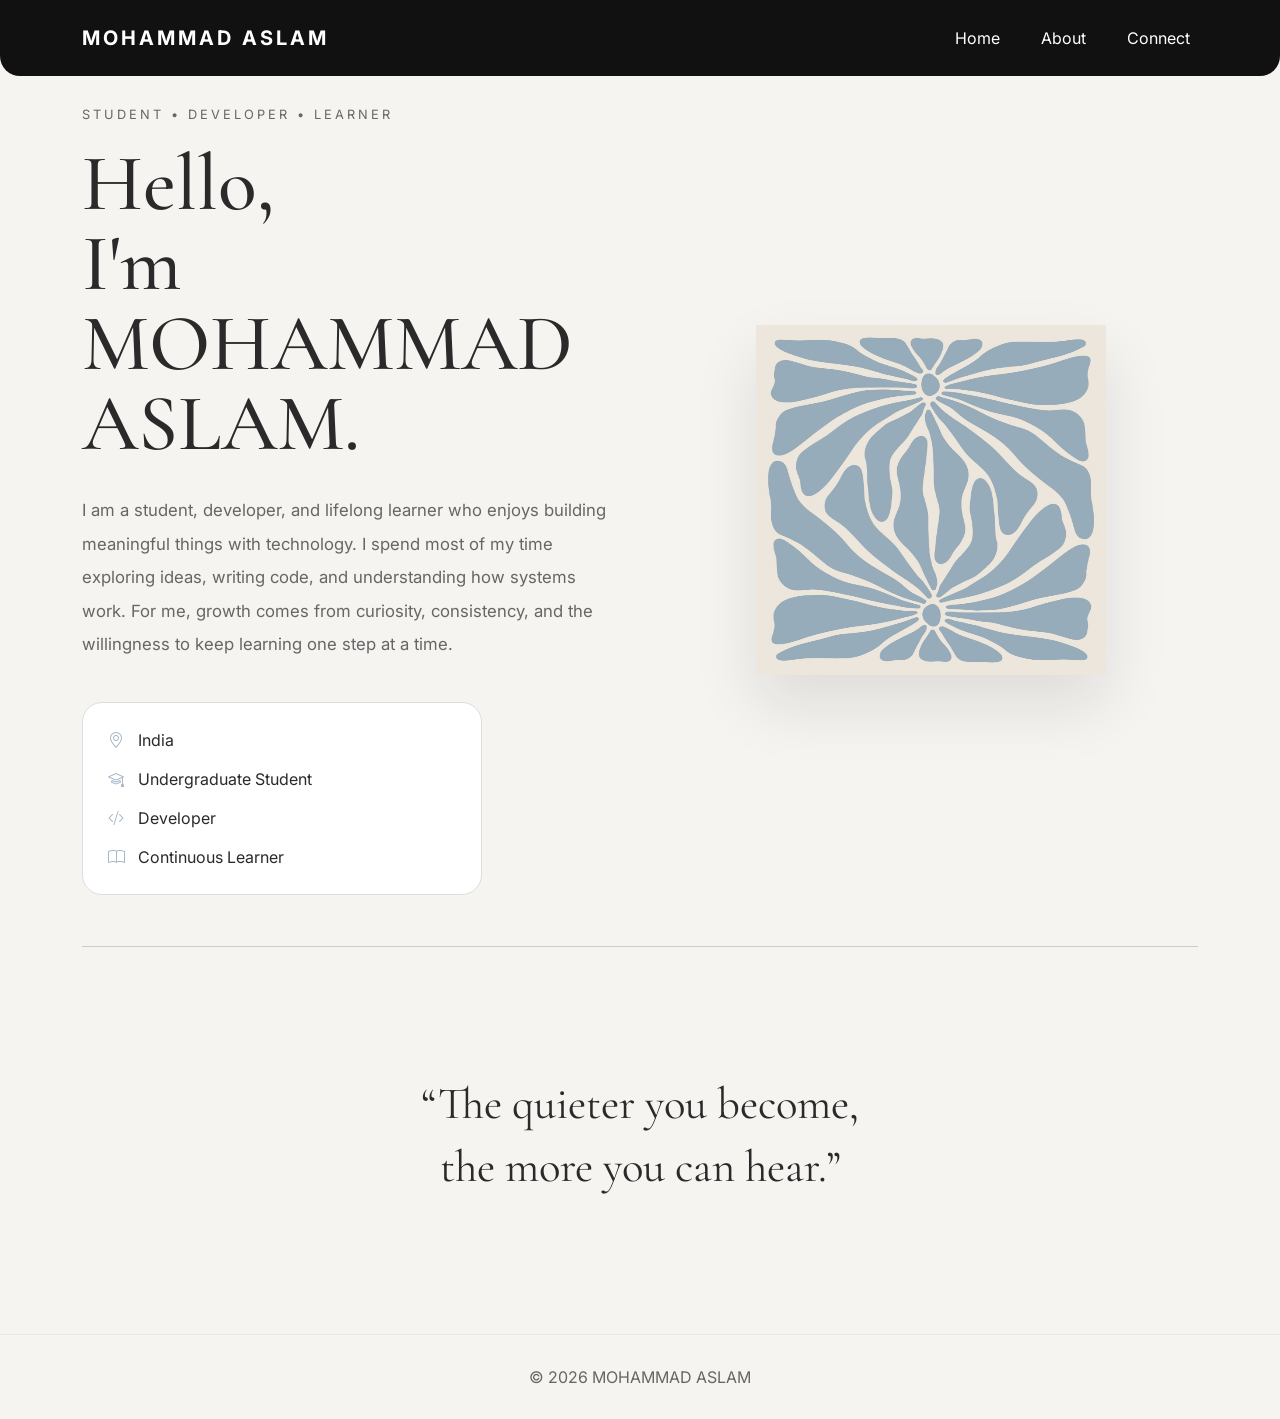
<file: index.html>
<!DOCTYPE html>
<html lang="en">

<head>

    <meta charset="UTF-8">

    <meta name="viewport"
        content="width=device-width, initial-scale=1.0">

    <title>MOHAMMAD ASLAM | Portfolio</title>

    <!-- Bootstrap -->

    <link href="https://cdn.jsdelivr.net/npm/bootstrap@5.3.3/dist/css/bootstrap.min.css"
        rel="stylesheet">

    <!-- Bootstrap Icons -->

    <link rel="stylesheet"
        href="https://cdn.jsdelivr.net/npm/bootstrap-icons@1.11.3/font/bootstrap-icons.min.css">

    <!-- Fonts -->

    <link href="https://fonts.googleapis.com/css2?family=Cormorant+Garamond:wght@400;500;600;700&family=Inter:wght@300;400;500&display=swap"
        rel="stylesheet">

    <link rel="stylesheet"
        href="css/style.css">

</head>

<body>

    <!-- NAVBAR -->

    <nav class="navbar navbar-expand-lg fixed-top custom-navbar">

        <div class="container">

            <a class="navbar-brand"
                href="index.html">

                MOHAMMAD ASLAM

            </a>

            <button class="navbar-toggler"
                type="button"
                data-bs-toggle="collapse"
                data-bs-target="#navbarNav">

                <span class="navbar-toggler-icon"></span>

            </button>

            <div class="collapse navbar-collapse justify-content-end"
                id="navbarNav">

                <ul class="navbar-nav">

                    <li class="nav-item">
                        <a class="nav-link active"
                            href="index.html">

                            Home

                        </a>
                    </li>

                    <li class="nav-item">
                        <a class="nav-link"
                            href="about.html">

                            About

                        </a>
                    </li>

                    <li class="nav-item">
                        <a class="nav-link"
                            href="connect.html">

                            Connect

                        </a>
                    </li>

                </ul>

            </div>

        </div>

    </nav>

    <!-- HERO -->

    <section class="hero">

        <div class="container">

            <div class="row align-items-center g-5">

                <!-- LEFT -->

                <div class="col-lg-6">

                    <p class="small-heading">
                        STUDENT • DEVELOPER • LEARNER
                    </p>

                    <h1 class="hero-title">

                        Hello,<br>
                        I'm MOHAMMAD ASLAM.

                    </h1>

                    <p class="hero-description">

                        I am a student, developer, and lifelong learner who enjoys
                        building meaningful things with technology. I spend most
                        of my time exploring ideas, writing code, and understanding
                        how systems work.

                        For me, growth comes from curiosity, consistency, and
                        the willingness to keep learning one step at a time.

                    </p>

                    <div class="identity-card">

                        <div>
                            <i class="bi bi-geo-alt"></i>
                            India
                        </div>

                        <div>
                            <i class="bi bi-mortarboard"></i>
                            Undergraduate Student
                        </div>

                        <div>
                            <i class="bi bi-code-slash"></i>
                            Developer
                        </div>

                        <div>
                            <i class="bi bi-book"></i>
                            Continuous Learner
                        </div>

                    </div>

                </div>

                <!-- RIGHT -->

                <div class="col-lg-6 text-center">

                    <div class="image-wrapper">

                        <img src="assets/abstractart.jpg"
                            class="profile-image"
                            alt="Profile">

                    </div>

                </div>

            </div>

        </div>

    </section>

    <!-- DIVIDER -->

    <section class="divider-section">

        <div class="container">

            <hr>

        </div>

    </section>

    <!-- QUOTE -->

    <section class="quote-section">

        <div class="container">

            <p class="quote">

                “The quieter you become,<br>
                the more you can hear.”

            </p>

        </div>

    </section>

    <!-- FOOTER -->

    <footer>

        © 2026 MOHAMMAD ASLAM

    </footer>

    <script src="https://cdn.jsdelivr.net/npm/bootstrap@5.3.3/dist/js/bootstrap.bundle.min.js"></script>

</body>

</html>
</file>
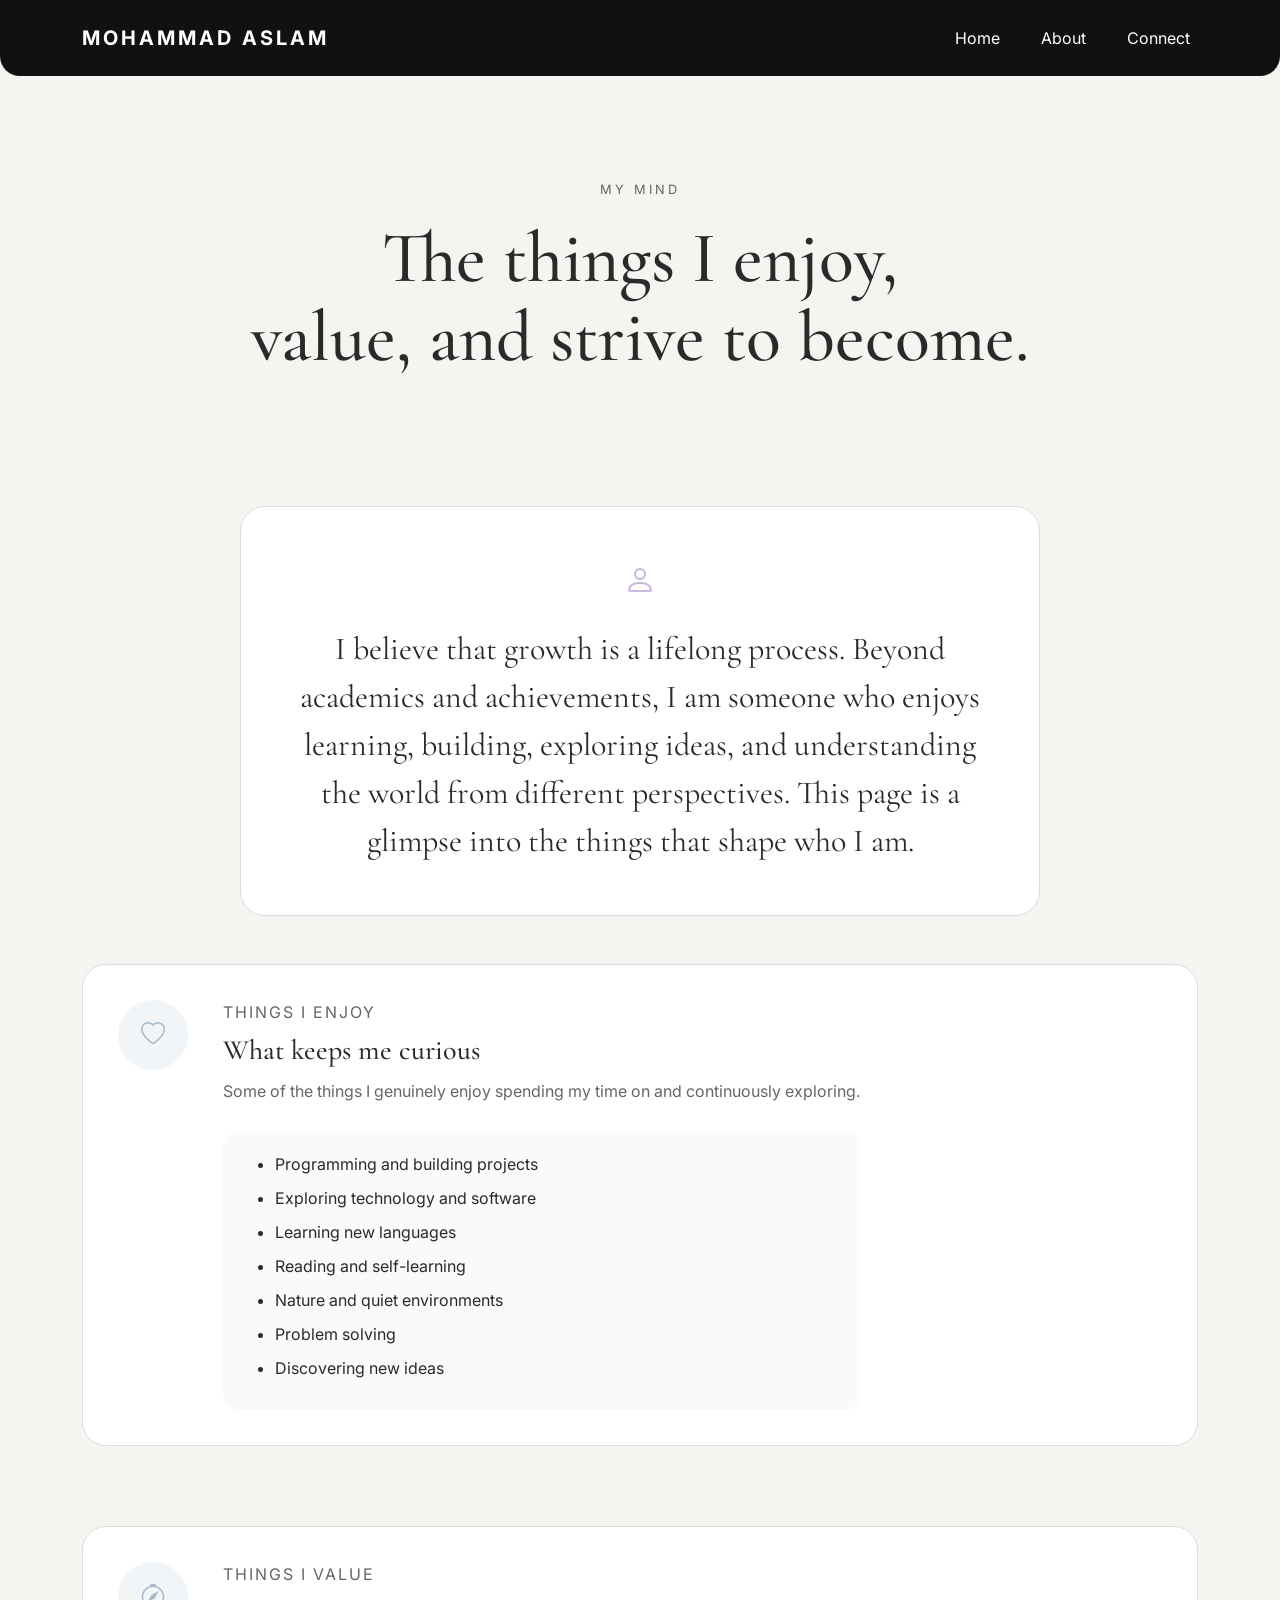
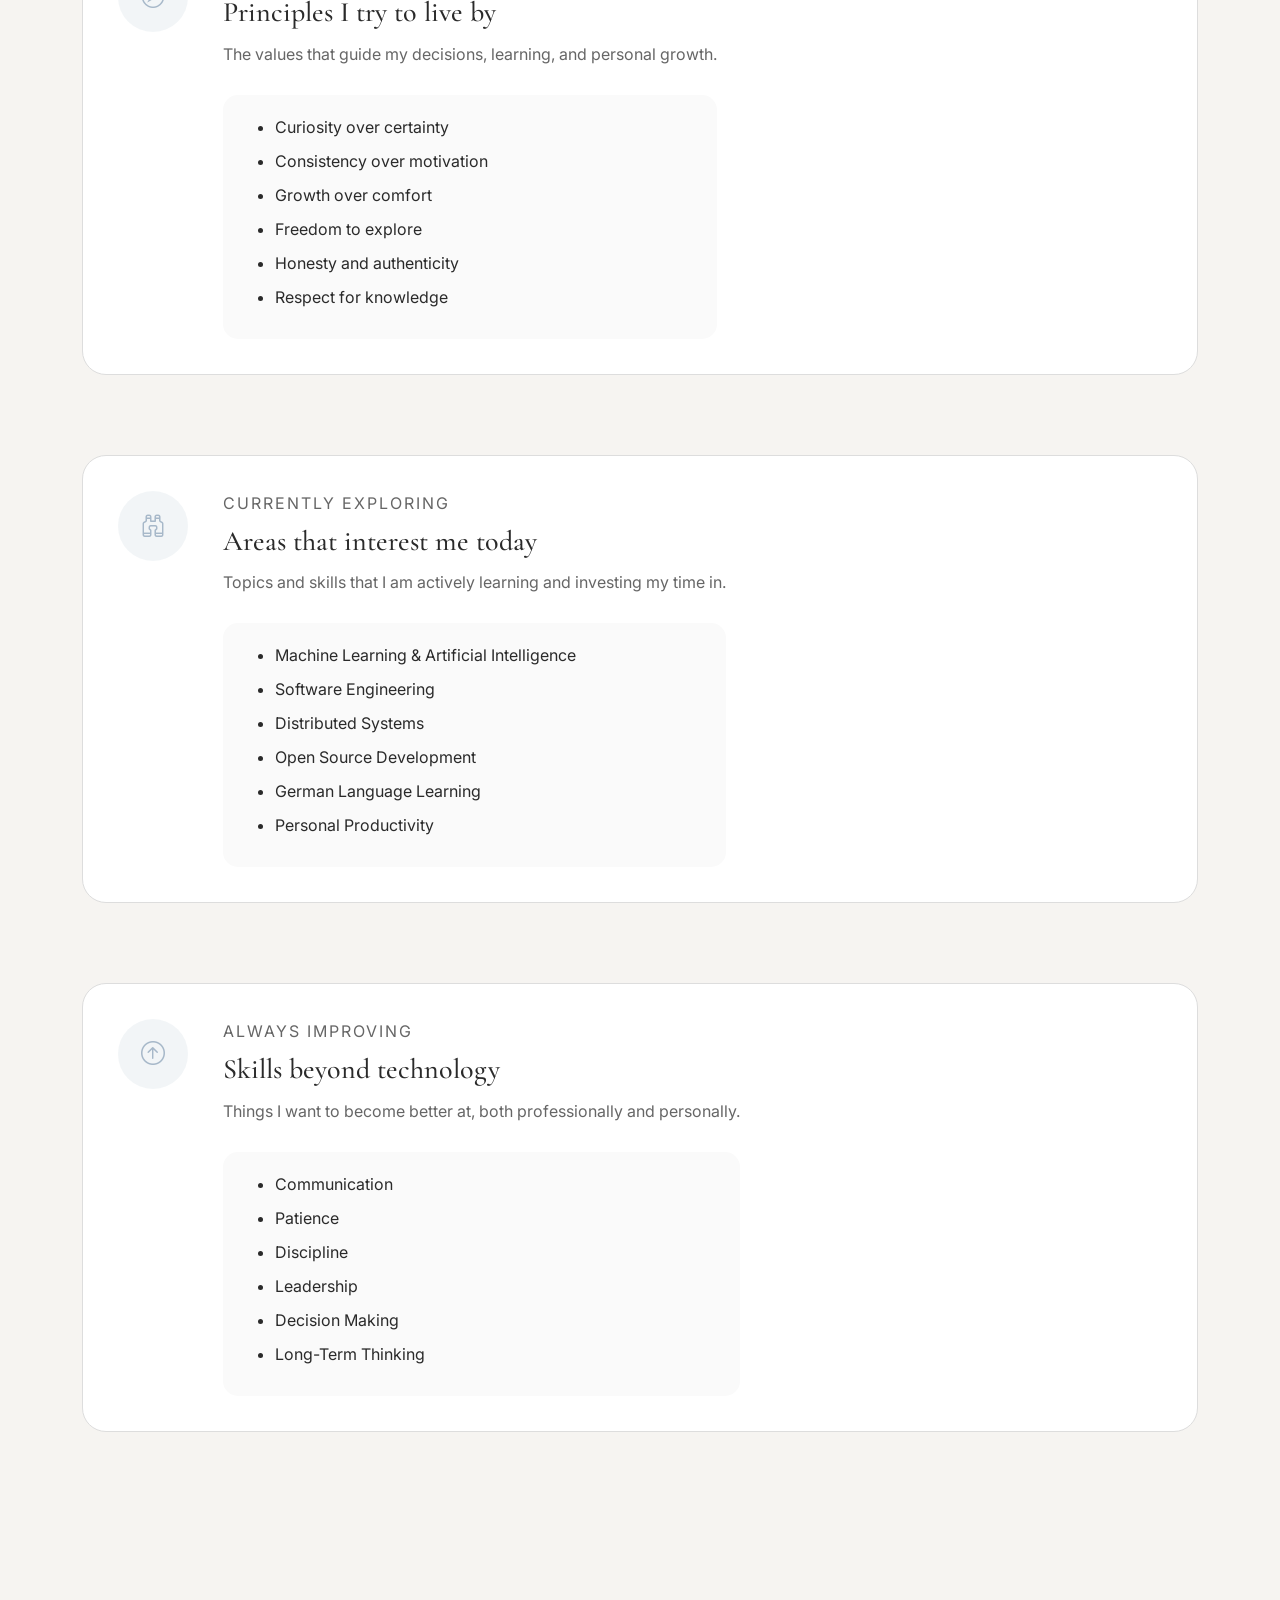
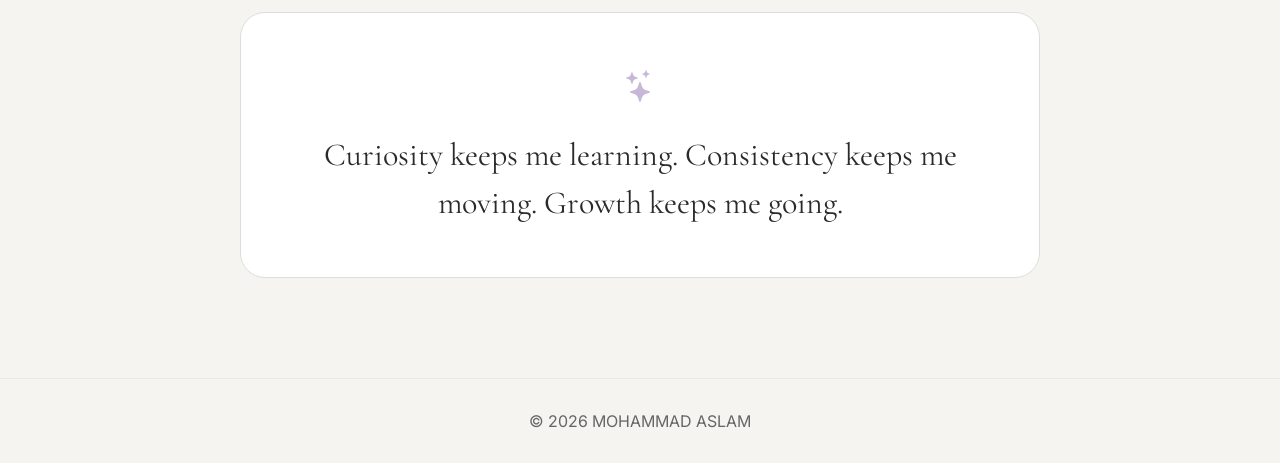
<file: about.html>
<!DOCTYPE html>
<html lang="en">

<head>

    <meta charset="UTF-8">

    <meta name="viewport" content="width=device-width, initial-scale=1.0">

    <title>About | Your Name</title>

    <link href="https://cdn.jsdelivr.net/npm/bootstrap@5.3.3/dist/css/bootstrap.min.css" rel="stylesheet">

    <link rel="stylesheet" href="https://cdn.jsdelivr.net/npm/bootstrap-icons@1.11.3/font/bootstrap-icons.min.css">

    <link
        href="https://fonts.googleapis.com/css2?family=Cormorant+Garamond:wght@400;500;600;700&family=Inter:wght@300;400;500&display=swap"
        rel="stylesheet">

    <link rel="stylesheet" href="css/style.css">

</head>

<body>

    <!-- NAVBAR -->

    <nav class="navbar navbar-expand-lg fixed-top custom-navbar">

        <div class="container">

            <a class="navbar-brand" href="index.html">

                MOHAMMAD ASLAM

            </a>

            <button class="navbar-toggler" type="button" data-bs-toggle="collapse" data-bs-target="#navbarNav">

                <span class="navbar-toggler-icon"></span>

            </button>

            <div class="collapse navbar-collapse justify-content-end" id="navbarNav">

                <ul class="navbar-nav">

                    <li class="nav-item">
                        <a class="nav-link" href="index.html">
                            Home
                        </a>
                    </li>

                    <li class="nav-item">
                        <a class="nav-link active" href="about.html">
                            About
                        </a>
                    </li>

                    <li class="nav-item">
                        <a class="nav-link" href="connect.html">
                            Connect
                        </a>
                    </li>

                </ul>

            </div>

        </div>

    </nav>

    <!-- HEADER -->

    <section class="about-header">

        <div class="container text-center">

            <p class="small-heading">
                MY MIND
            </p>

            <h1 class="about-title">

                The things I enjoy,<br>
                value, and strive to become.

            </h1>

        </div>

    </section>

    <!-- ABOUT CONTENT -->

    <section class="timeline-section">

        <div class="container">

            <!-- INTRODUCTION -->

            <div class="life-card mb-5">

                <i class="bi bi-person"></i>

                <p>

                    I believe that growth is a lifelong process.
                    Beyond academics and achievements, I am someone
                    who enjoys learning, building, exploring ideas,
                    and understanding the world from different perspectives.
                    This page is a glimpse into the things that shape who I am.

                </p>

            </div>

            <!-- THINGS I ENJOY -->

            <div class="journey-card">

                <div class="journey-icon">
                    <i class="bi bi-heart"></i>
                </div>

                <div>

                    <p class="journey-year">
                        THINGS I ENJOY
                    </p>

                    <h3>
                        What keeps me curious
                    </h3>

                    <p class="journey-description">

                        Some of the things I genuinely enjoy spending
                        my time on and continuously exploring.

                    </p>

                    <div class="achievement-box">

                        <ul>
                            <li>Programming and building projects</li>
                            <li>Exploring technology and software</li>
                            <li>Learning new languages</li>
                            <li>Reading and self-learning</li>
                            <li>Nature and quiet environments</li>
                            <li>Problem solving</li>
                            <li>Discovering new ideas</li>
                        </ul>

                    </div>

                </div>

            </div>

            <!-- THINGS I VALUE -->

            <div class="journey-card">

                <div class="journey-icon">
                    <i class="bi bi-compass"></i>
                </div>

                <div>

                    <p class="journey-year">
                        THINGS I VALUE
                    </p>

                    <h3>
                        Principles I try to live by
                    </h3>

                    <p class="journey-description">

                        The values that guide my decisions,
                        learning, and personal growth.

                    </p>

                    <div class="achievement-box">

                        <ul>
                            <li>Curiosity over certainty</li>
                            <li>Consistency over motivation</li>
                            <li>Growth over comfort</li>
                            <li>Freedom to explore</li>
                            <li>Honesty and authenticity</li>
                            <li>Respect for knowledge</li>
                        </ul>

                    </div>

                </div>

            </div>

            <!-- CURRENTLY EXPLORING -->

            <div class="journey-card">

                <div class="journey-icon">
                    <i class="bi bi-binoculars"></i>
                </div>

                <div>

                    <p class="journey-year">
                        CURRENTLY EXPLORING
                    </p>

                    <h3>
                        Areas that interest me today
                    </h3>

                    <p class="journey-description">

                        Topics and skills that I am actively learning
                        and investing my time in.

                    </p>

                    <div class="achievement-box">

                        <ul>
                            <li>Machine Learning & Artificial Intelligence</li>
                            <li>Software Engineering</li>
                            <li>Distributed Systems</li>
                            <li>Open Source Development</li>
                            <li>German Language Learning</li>
                            <li>Personal Productivity</li>
                        </ul>

                    </div>

                </div>

            </div>

            <!-- IMPROVING -->

            <div class="journey-card">

                <div class="journey-icon">
                    <i class="bi bi-arrow-up-circle"></i>
                </div>

                <div>

                    <p class="journey-year">
                        ALWAYS IMPROVING
                    </p>

                    <h3>
                        Skills beyond technology
                    </h3>

                    <p class="journey-description">

                        Things I want to become better at,
                        both professionally and personally.

                    </p>

                    <div class="achievement-box">

                        <ul>
                            <li>Communication</li>
                            <li>Patience</li>
                            <li>Discipline</li>
                            <li>Leadership</li>
                            <li>Decision Making</li>
                            <li>Long-Term Thinking</li>
                        </ul>

                    </div>

                </div>

            </div>

        </div>

    </section>

    <!-- LIFE QUOTE -->

    <section class="life-section">

        <div class="container">

            <div class="life-card">

                <i class="bi bi-stars"></i>

                <p>

                    Curiosity keeps me learning.
                    Consistency keeps me moving.
                    Growth keeps me going.

                </p>

            </div>

        </div>

    </section>

    <!-- FOOTER -->

    <footer>

        © 2026 MOHAMMAD ASLAM

    </footer>

    <script src="https://cdn.jsdelivr.net/npm/bootstrap@5.3.3/dist/js/bootstrap.bundle.min.js"></script>

</body>

</html>
</file>
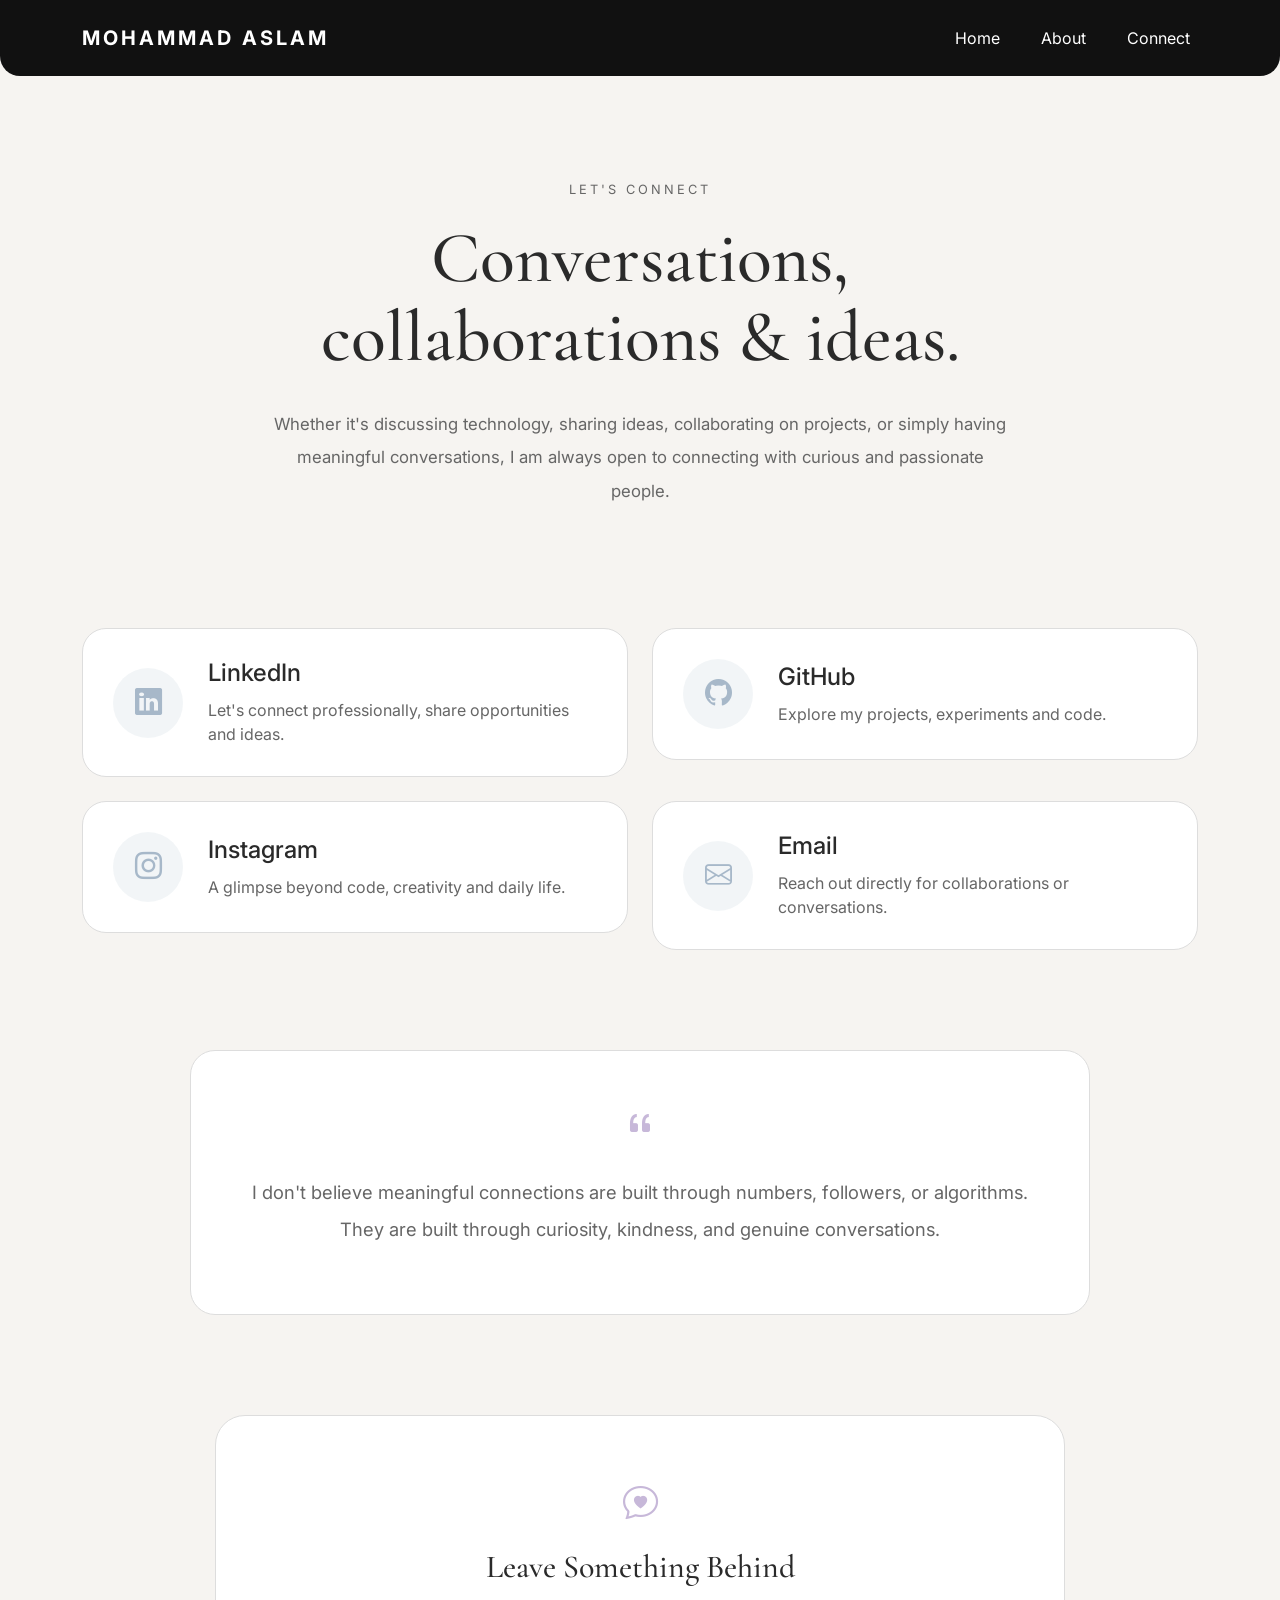
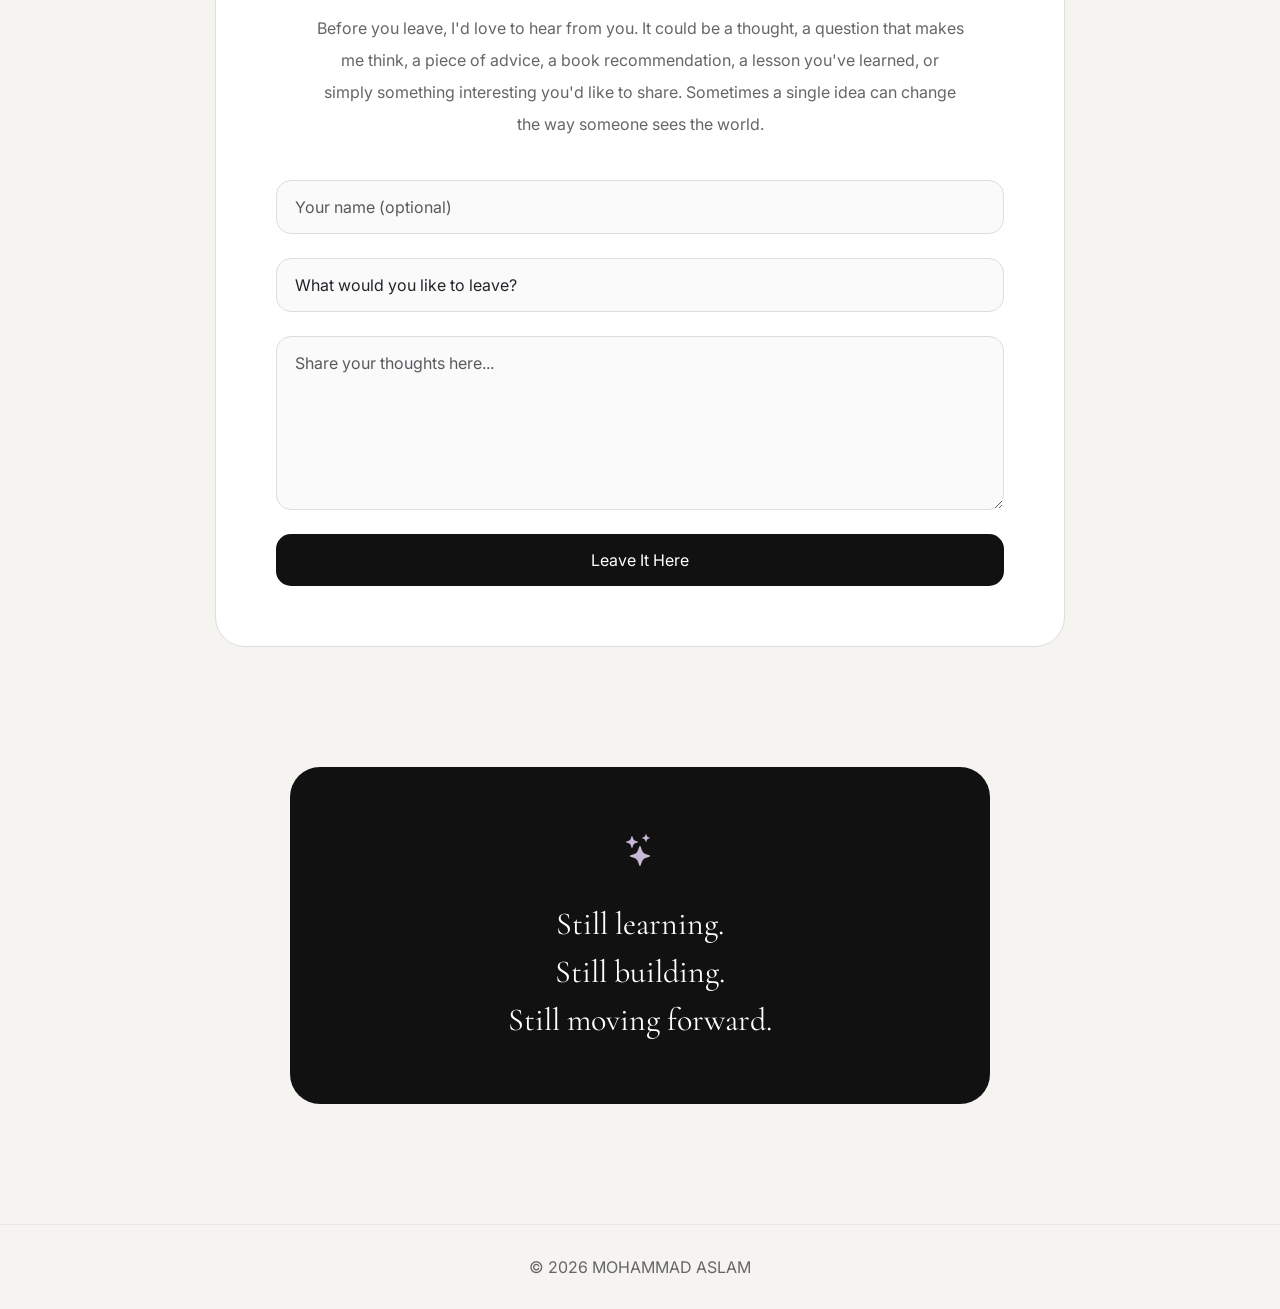
<file: connect.html>
<!DOCTYPE html>
<html lang="en">

<head>

    <meta charset="UTF-8">

    <meta name="viewport" content="width=device-width, initial-scale=1.0">

    <title>Connect | Your Name</title>

    <link href="https://cdn.jsdelivr.net/npm/bootstrap@5.3.3/dist/css/bootstrap.min.css" rel="stylesheet">

    <link rel="stylesheet" href="https://cdn.jsdelivr.net/npm/bootstrap-icons@1.11.3/font/bootstrap-icons.min.css">

    <link
        href="https://fonts.googleapis.com/css2?family=Cormorant+Garamond:wght@400;500;600;700&family=Inter:wght@300;400;500&display=swap"
        rel="stylesheet">

    <link rel="stylesheet" href="css/style.css">

</head>

<body>

    <!-- NAVBAR -->

    <nav class="navbar navbar-expand-lg fixed-top custom-navbar">

        <div class="container">

            <a class="navbar-brand" href="index.html">

                MOHAMMAD ASLAM

            </a>

            <button class="navbar-toggler" type="button" data-bs-toggle="collapse" data-bs-target="#navbarNav">

                <span class="navbar-toggler-icon"></span>

            </button>

            <div class="collapse navbar-collapse justify-content-end" id="navbarNav">

                <ul class="navbar-nav">

                    <li class="nav-item">
                        <a class="nav-link" href="index.html">

                            Home

                        </a>
                    </li>

                    <li class="nav-item">
                        <a class="nav-link" href="about.html">

                            About

                        </a>
                    </li>

                    <li class="nav-item">
                        <a class="nav-link active" href="connect.html">

                            Connect

                        </a>
                    </li>

                </ul>

            </div>

        </div>

    </nav>

    <!-- HEADER -->

    <section class="connect-hero">

        <div class="container text-center">

            <p class="small-heading">
                LET'S CONNECT
            </p>

            <h1 class="connect-title">

                Conversations,<br>
                collaborations & ideas.

            </h1>

            <p class="connect-description">

                Whether it's discussing technology,
                sharing ideas, collaborating on projects,
                or simply having meaningful conversations,
                I am always open to connecting with curious
                and passionate people.

            </p>

        </div>

    </section>

    <!-- SOCIAL CARDS -->

    <section class="social-section">

        <div class="container">

            <div class="row g-4">

                <div class="col-md-6">

                    <a href="https://www.linkedin.com/in/aslam-mohammad-2631602b2/"
                        class="social-card text-decoration-none">

                        <div class="social-icon">
                            <i class="bi bi-linkedin"></i>
                        </div>

                        <div>

                            <h4>LinkedIn</h4>

                            <p>
                                Let's connect professionally,
                                share opportunities and ideas.
                            </p>

                        </div>

                    </a>

                </div>

                <div class="col-md-6">

                    <a href="https://github.com/AslamMd-17" class="social-card text-decoration-none">

                        <div class="social-icon">
                            <i class="bi bi-github"></i>
                        </div>

                        <div>

                            <h4>GitHub</h4>

                            <p>
                                Explore my projects,
                                experiments and code.
                            </p>

                        </div>

                    </a>

                </div>

                <div class="col-md-6">

                    <a href="https://www.instagram.com/aslam.md007/" class="social-card text-decoration-none">

                        <div class="social-icon">
                            <i class="bi bi-instagram"></i>
                        </div>

                        <div>

                            <h4>Instagram</h4>

                            <p>
                                A glimpse beyond code,
                                creativity and daily life.
                            </p>

                        </div>

                    </a>

                </div>

                <div class="col-md-6">

                    <a href="mailto:mohammadaslam61710@gmail.com" class="social-card text-decoration-none">

                        <div class="social-icon">
                            <i class="bi bi-envelope"></i>
                        </div>

                        <div>

                            <h4>Email</h4>

                            <p>
                                Reach out directly for
                                collaborations or conversations.
                            </p>

                        </div>

                    </a>

                </div>

            </div>

        </div>

    </section>

    <!-- PERSONAL NOTE -->

    <section class="personal-note-section">

        <div class="container">

            <div class="personal-note">

                <i class="bi bi-quote"></i>

                <p>

                    I don't believe meaningful connections
                    are built through numbers, followers,
                    or algorithms.

                    They are built through curiosity,
                    kindness, and genuine conversations.

                </p>

            </div>

        </div>

    </section>


    <section class="thought-section">

        <div class="container">

            <div class="thought-card">

                <i class="bi bi-chat-heart"></i>

                <h2>
                    Leave Something Behind
                </h2>

                <p class="thought-description">

                    Before you leave, I'd love to hear from you.

                    It could be a thought, a question that makes me think,
                    a piece of advice, a book recommendation, a lesson you've
                    learned, or simply something interesting you'd like to share.

                    Sometimes a single idea can change the way someone sees the world.

                </p>

                <form name="thoughts" method="POST" action="/" data-netlify="true" netlify-honeypot="bot-field">

                    <input type="hidden" name="form-name" value="thoughts">

                    <p hidden>
                        <label>
                            Don't fill this out if you're human:
                            <input name="bot-field">
                        </label>
                    </p>

                    <div class="mb-4">

                        <input type="text" name="name" class="form-control custom-input"
                            placeholder="Your name (optional)">

                    </div>

                    <div class="mb-4">

                        <select name="category" class="form-select custom-input" required>

                            <option value="" selected disabled>
                                What would you like to leave?
                            </option>

                            <option value="Thought">A Thought</option>

                            <option value="Question">A Question</option>

                            <option value="Advice">Advice</option>

                            <option value="Book Recommendation">
                                Book Recommendation
                            </option>

                            <option value="Something Interesting">
                                Something Interesting
                            </option>

                        </select>

                    </div>

                    <div class="mb-4">

                        <textarea name="message" rows="6" class="form-control custom-input"
                            placeholder="Share your thoughts here..." required></textarea>

                    </div>

                    <button type="submit" class="thought-btn">

                        Leave It Here

                    </button>

                </form>


            </div>

        </div>

    </section>

    <!-- FINAL QUOTE -->

    <section class="final-quote-section">

        <div class="container">

            <div class="final-quote-card">

                <i class="bi bi-stars"></i>

                <p>

                    Still learning.<br>
                    Still building.<br>
                    Still moving forward.

                </p>

            </div>

        </div>

    </section>

    <footer>

        © 2026 MOHAMMAD ASLAM

    </footer>

    <script src="https://cdn.jsdelivr.net/npm/bootstrap@5.3.3/dist/js/bootstrap.bundle.min.js"></script>

</body>

</html>
</file>
<file: css/style.css>
:root{

    --background:#F6F4F1;
    --dark:#111111;
    --text:#2A2A2A;
    --muted:#666666;
    --pastel-blue:#A7B8C9;
    --pastel-purple:#C7B8D9;
    --border:#DDDDDD;

}

*{
    margin:0;
    padding:0;
    box-sizing:border-box;
}

body{

    background:var(--background);
    color:var(--text);

    font-family:'Inter',sans-serif;

    overflow-x:hidden;
}

h1,h2,h3{

    font-family:'Cormorant Garamond',serif;
}

.custom-navbar{

    background:#111111;
    padding:18px 0;
    border-radius: 0px 0px 20px 20px;
}

.navbar-brand{

    color:white !important;

    letter-spacing:3px;

    font-weight:700;
}

.nav-link{

    color:white !important;

    margin-left:25px;

    position:relative;
}

.nav-link::after{

    content:'';

    position:absolute;

    width:0;

    height:1px;

    left:0;

    bottom:0;

    background:white;

    transition:.3s;
}

.nav-link:hover::after{

    width:100%;
}

.navbar-toggler{

    border-color:white;
}

.navbar-toggler-icon{

    filter:invert(1);
}

.hero{

    min-height:100vh;

    display:flex;

    align-items:center;

    padding-top:100px;
}

.small-heading{

    letter-spacing:3px;

    color:var(--muted);

    font-size:.8rem;

    margin-bottom:20px;
}

.hero-title{

    font-size:5rem;

    line-height:1;

    margin-bottom:30px;
}

.hero-description{

    color:var(--muted);

    line-height:2;

    font-size:1.05rem;

    margin-bottom:40px;
}

.identity-card{

    background:white;

    padding:25px;

    border-radius:20px;

    border:1px solid var(--border);

    max-width:400px;
}

.identity-card div{

    margin-bottom:15px;
}

.identity-card div:last-child{

    margin-bottom:0;
}

.identity-card i{

    margin-right:10px;

    color:var(--pastel-blue);
}

.image-wrapper{

    display:flex;
    justify-content:center;
    align-items:center;

    position:relative;
}

.image-wrapper::before{

    content:'';

    width:280px;

    height:280px;


    opacity:.15;

    border-radius:50%;

    position:absolute;

    top:-40px;

    right:30px;

    z-index:-1;
}

.profile-image{

    width:350px;
    height:350px;

    object-fit:fill;
    object-position:center top;

    filter:grayscale(20%);

    box-shadow:0 30px 60px rgba(0,0,0,.1);

}

.divider-section{

    padding:30px 0;
}

hr{

    opacity:.2;
}

.quote-section{

    text-align:center;

    padding:80px 0 120px;
}

.quote{

    font-family:'Cormorant Garamond',serif;

    font-size:2.8rem;

    line-height:1.4;
}

footer{

    text-align:center;

    padding:30px;

    color:var(--muted);

    border-top:1px solid rgba(0,0,0,.05);
}

@media(max-width:991px){

    .hero{

        text-align:center;
    }

    .hero-title{

        font-size:3.5rem;
    }

    .identity-card{

        margin:auto;
    }

    .profile-image{

        margin-top:40px;
    }

    .quote{

        font-size:2rem;
    }
}


/* ABOUT PAGE */

.about-header{

    padding-top:180px;
    padding-bottom:120px;

    text-align:center;
}

.about-title{

    font-size:4.5rem;

    line-height:1.1;
}

.timeline-section{

    padding-bottom:100px;
}

.journey-card{

    display:flex;

    gap:35px;

    margin-bottom:80px;

    background:white;

    padding:35px;

    border-radius:24px;

    border:1px solid var(--border);

    transition:.3s;
}

.journey-card:hover{

    transform:translateY(-5px);
}

.journey-icon{

    min-width:70px;

    height:70px;

    display:flex;

    justify-content:center;

    align-items:center;

    border-radius:50%;

    background:rgba(167,184,201,.15);

    font-size:1.5rem;

    color:var(--pastel-blue);
}

.journey-year{

    letter-spacing:2px;

    color:var(--muted);

    margin-bottom:10px;
}

.journey-description{

    color:var(--muted);

    line-height:2;
}

.achievement-box{

    margin-top:25px;

    background:#fafafa;

    padding:20px;

    border-radius:15px;
}

.achievement-box ul{

    margin-bottom:0;
}

.achievement-box li{

    margin-bottom:10px;
}

.life-section{

    padding-bottom:100px;
}

.life-card{

    max-width:800px;

    margin:auto;

    background:white;

    padding:50px;

    border-radius:25px;

    text-align:center;

    border:1px solid var(--border);
}

.life-card i{

    font-size:2rem;

    color:var(--pastel-purple);

    margin-bottom:20px;

    display:block;
}

.life-card p{

    font-family:'Cormorant Garamond',serif;

    font-size:2rem;

    margin-bottom:0;
}

@media(max-width:768px){

    .about-title{

        font-size:3rem;
    }

    .journey-card{

        flex-direction:column;
    }

    .life-card p{

        font-size:1.5rem;
    }
}



/* =========================
   CONNECT PAGE
========================= */

.connect-hero{

    padding-top:180px;
    padding-bottom:120px;

    text-align:center;
}

.connect-title{

    font-size:4.5rem;

    line-height:1.1;

    margin-bottom:30px;
}

.connect-description{

    max-width:750px;

    margin:auto;

    color:var(--muted);

    line-height:2;

    font-size:1.05rem;
}

/* SOCIAL SECTION */

.social-section{

    padding-bottom:100px;
}

.social-card{

    display:flex;

    align-items:center;

    gap:25px;

    background:white;

    border:1px solid var(--border);

    border-radius:24px;

    padding:30px;

    color:var(--text);

    transition:.35s;
}

.social-card:hover{

    transform:translateY(-8px);

    color:var(--text);

    box-shadow:0 20px 40px rgba(0,0,0,.08);
}

.social-icon{

    width:70px;

    height:70px;

    display:flex;

    justify-content:center;

    align-items:center;

    border-radius:50%;

    background:rgba(167,184,201,.15);

    color:var(--pastel-blue);

    font-size:1.7rem;
}

.social-card h4{

    margin-bottom:10px;
}

.social-card p{

    margin:0;

    color:var(--muted);
}

/* PERSONAL NOTE */

.personal-note-section{

    padding-bottom:100px;
}

.personal-note{

    max-width:900px;

    margin:auto;

    text-align:center;

    background:white;

    border-radius:25px;

    padding:50px;

    border:1px solid var(--border);
}

.personal-note i{

    font-size:2rem;

    color:var(--pastel-purple);

    margin-bottom:25px;

    display:block;
}

.personal-note p{

    font-size:1.15rem;

    line-height:2;

    color:var(--muted);
}

/* FINAL QUOTE */

.final-quote-section{

    padding-bottom:120px;
}

.final-quote-card{

    max-width:700px;

    margin:auto;

    text-align:center;

    background:#111111;

    color:white;

    padding:60px;

    border-radius:30px;
}

.final-quote-card i{

    font-size:2rem;

    margin-bottom:25px;

    display:block;

    color:var(--pastel-purple);
}

.final-quote-card p{

    font-family:'Cormorant Garamond',serif;

    font-size:2rem;

    margin:0;

    line-height:1.5;
}

/* MOBILE */

@media(max-width:768px){

    .connect-title{

        font-size:3rem;
    }

    .social-card{

        flex-direction:column;

        text-align:center;
    }

    .final-quote-card p{

        font-size:1.5rem;
    }

}



/* ==========================================
   RESPONSIVE ENHANCEMENTS
   Add at the END of your CSS file
========================================== */

/* Prevent horizontal scrolling */

html,
body{
    width:100%;
    overflow-x:hidden;
}

/* Images */

img{
    max-width:100%;
    height:auto;
    display:block;
}

/* Long names in navbar */

.navbar-brand{
    white-space:nowrap;
}

/* Better icon sizing */

.journey-icon,
.social-icon{
    flex-shrink:0;
}

/* Quotes */

.quote,
.life-card p,
.final-quote-card p{
    word-wrap:break-word;
    overflow-wrap:break-word;
}

/* ==========================================
   LARGE TABLETS
========================================== */

@media (max-width:992px){

    .hero{
        min-height:auto;
        padding-top:140px;
        padding-bottom:80px;
    }

    .hero-title{
        font-size:4rem;
    }

    .about-title,
    .connect-title{
        font-size:3.8rem;
    }

    .navbar-collapse{
        text-align:center;
        padding-top:15px;
    }

    .nav-link{
        margin-left:0;
        padding:10px 0;
    }

    .identity-card{
        margin:auto;
    }

    .profile-image{
        margin:auto;
    }
}

/* ==========================================
   TABLETS
========================================== */

@media (max-width:768px){

    .container{
        padding-left:20px;
        padding-right:20px;
    }

    .hero{
        text-align:center;
        padding-top:130px;
    }

    .hero-title{
        font-size:3.2rem;
    }

    .hero-description{
        font-size:1rem;
    }

    .about-title,
    .connect-title{
        font-size:3rem;
    }

    .profile-image{
        width:280px;
        height:280px;
    }

    .image-wrapper::before{
        width:220px;
        height:220px;
        right:50%;
        transform:translateX(50%);
    }

    .identity-card{
        max-width:100%;
        text-align:left;
    }

    .quote{
        font-size:2rem;
        padding:0 10px;
    }

    .journey-card{
        flex-direction:column;
        align-items:center;
        text-align:center;
        padding:25px;
        gap:20px;
    }

    .journey-description{
        text-align:left;
    }

    .achievement-box{
        text-align:left;
    }

    .social-card{
        flex-direction:column;
        text-align:center;
        gap:20px;
    }

    .personal-note{
        padding:35px;
    }

    .life-card{
        padding:35px;
    }

    .final-quote-card{
        padding:40px;
    }

    .life-card p,
    .final-quote-card p{
        font-size:1.5rem;
    }
}

/* ==========================================
   MOBILE PHONES
========================================== */

@media (max-width:576px){

    .custom-navbar{
        border-radius:0 0 15px 15px;
    }

    .navbar-brand{
        font-size:.95rem;
        letter-spacing:1px;
    }

    .hero{
        padding-top:120px;
    }

    .small-heading{
        font-size:.7rem;
        letter-spacing:2px;
    }

    .hero-title{
        font-size:2.5rem;
    }

    .about-title,
    .connect-title{
        font-size:2.3rem;
    }

    .hero-description,
    .connect-description,
    .journey-description{
        font-size:.95rem;
        line-height:1.8;
    }

    .profile-image{

        width:220px;
        height:220px;
    }

    .image-wrapper::before{
        width:180px;
        height:180px;
        top:-20px;
    }

    .identity-card{
        padding:20px;
    }

    .journey-card{
        padding:20px;
    }

    .journey-icon,
    .social-icon{
        width:60px;
        height:60px;
        min-width:60px;
        font-size:1.3rem;
    }

    .achievement-box{
        padding:15px;
    }

    .quote{
        font-size:1.7rem;
    }

    .life-card,
    .personal-note,
    .final-quote-card{
        padding:25px;
    }

    .personal-note p{
        font-size:1rem;
    }

    .life-card p,
    .final-quote-card p{
        font-size:1.3rem;
    }

    footer{
        padding:20px;
        font-size:.9rem;
    }
}

/* ==========================================
   VERY SMALL PHONES
========================================== */

@media (max-width:380px){

    .hero-title{
        font-size:2.1rem;
    }

    .about-title,
    .connect-title{
        font-size:2rem;
    }

    .profile-image{

        width:180px;
        height:180px;
    }

    .quote{
        font-size:1.4rem;
    }

    .life-card p,
    .final-quote-card p{
        font-size:1.1rem;
    }
}




/* ===================================
   THOUGHT SECTION
=================================== */

.thought-section{

    padding-bottom:120px;
}

.thought-card{

    max-width:850px;

    margin:auto;

    background:white;

    border:1px solid var(--border);

    border-radius:30px;

    padding:60px;
}

.thought-card i{

    font-size:2.2rem;

    color:var(--pastel-purple);

    display:block;

    margin-bottom:20px;

    text-align:center;
}

.thought-card h2{

    text-align:center;

    margin-bottom:25px;
}

.thought-description{

    text-align:center;

    color:var(--muted);

    line-height:2;

    max-width:650px;

    margin:0 auto 40px auto;
}

.custom-input{

    border-radius:15px;

    padding:14px 18px;

    border:1px solid var(--border);

    background:#fafafa;
}

.custom-input:focus{

    box-shadow:none;

    border-color:var(--pastel-purple);
}

.thought-btn{

    width:100%;

    padding:14px;

    border:none;

    border-radius:15px;

    background:#111111;

    color:white;

    transition:.3s;
}

.thought-btn:hover{

    opacity:.9;
}

/* MOBILE */

@media(max-width:768px){

    .thought-card{

        padding:35px 25px;
    }

    .thought-description{

        text-align:left;
    }

}
</file>
